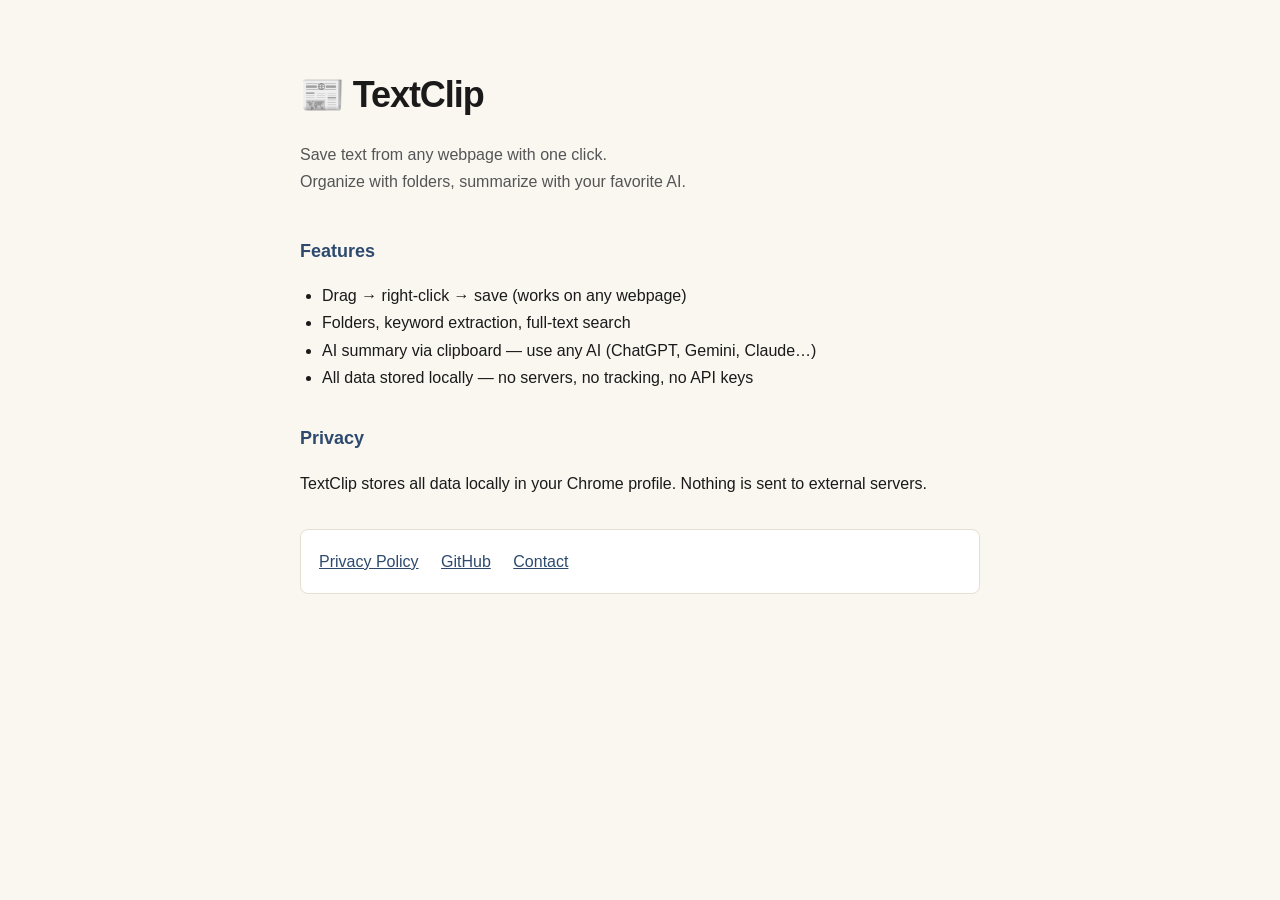
<file: docs/index.html>
<!DOCTYPE html>
<html lang="en">
<head>
<meta charset="UTF-8" />
<meta name="viewport" content="width=device-width, initial-scale=1" />
<title>TextClip — Save text from any webpage</title>
<style>
  :root {
    --bg: #faf7f1;
    --text: #1a1a1a;
    --muted: #555;
    --accent: #2d4a6e;
    --border: #e5dfd3;
  }
  body {
    font-family: -apple-system, BlinkMacSystemFont, "Segoe UI", "Apple SD Gothic Neo", sans-serif;
    max-width: 680px;
    margin: 0 auto;
    padding: 64px 24px;
    background: var(--bg);
    color: var(--text);
    line-height: 1.7;
  }
  h1 { font-size: 36px; margin: 0 0 8px; letter-spacing: -0.03em; }
  .tagline { color: var(--muted); font-size: 16px; margin-bottom: 40px; }
  h2 { font-size: 18px; margin-top: 32px; color: var(--accent); }
  ul { padding-left: 22px; }
  a { color: var(--accent); }
  .links { margin-top: 32px; padding: 18px; background: white; border: 1px solid var(--border); border-radius: 8px; }
  .links a { display: inline-block; margin-right: 18px; }
</style>
</head>
<body>

<h1>📰 TextClip</h1>
<p class="tagline">Save text from any webpage with one click. <br>Organize with folders, summarize with your favorite AI.</p>

<h2>Features</h2>
<ul>
  <li>Drag → right-click → save (works on any webpage)</li>
  <li>Folders, keyword extraction, full-text search</li>
  <li>AI summary via clipboard — use any AI (ChatGPT, Gemini, Claude…)</li>
  <li>All data stored locally — no servers, no tracking, no API keys</li>
</ul>

<h2>Privacy</h2>
<p>TextClip stores all data locally in your Chrome profile. Nothing is sent to external servers.</p>

<div class="links">
  <a href="privacy.html">Privacy Policy</a>
  <a href="https://github.com/hyundavid-qq/textclip">GitHub</a>
  <a href="mailto:promptmaker.support@gmail.com">Contact</a>
</div>

</body>
</html>
</file>
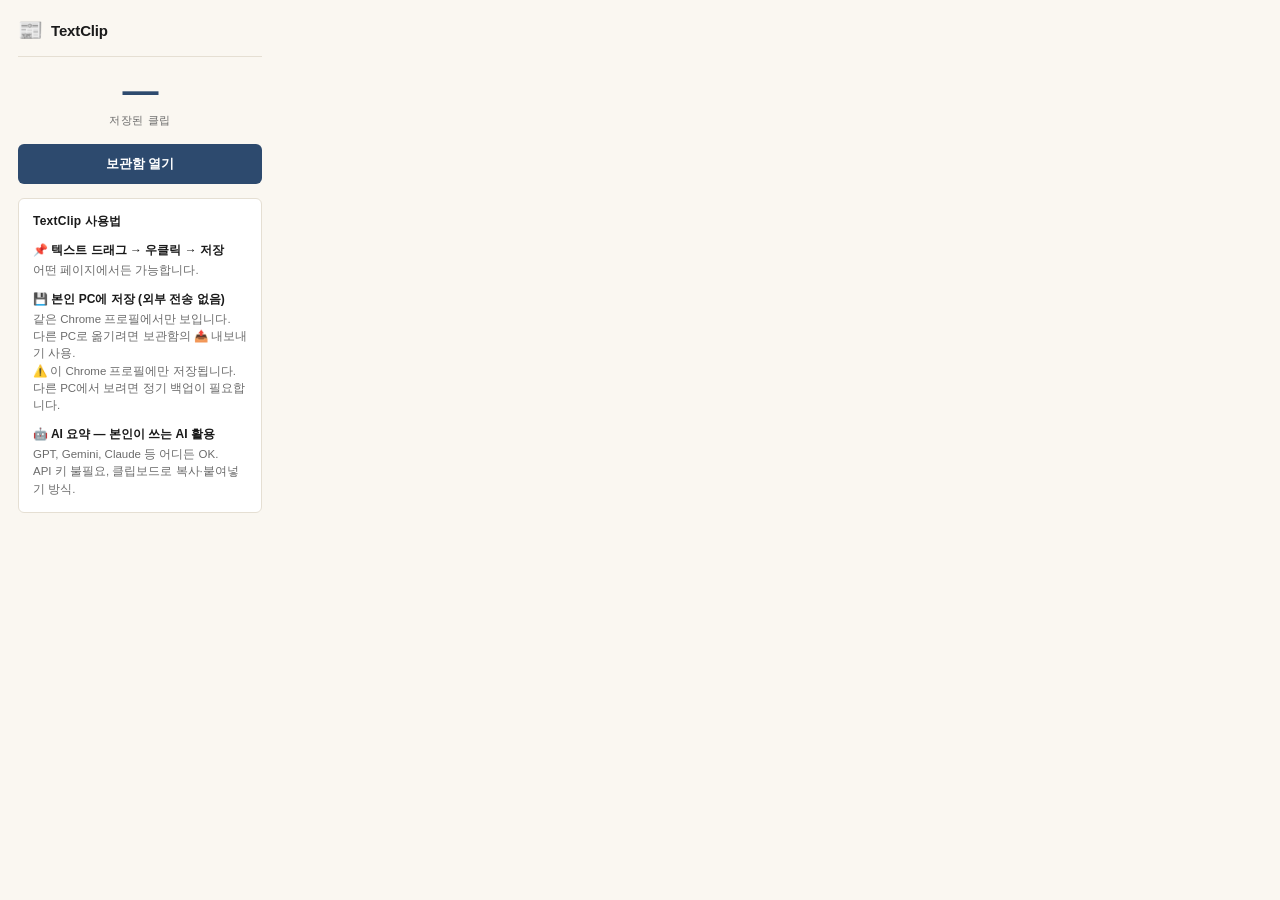
<file: popup.html>
<!DOCTYPE html>
<html lang="ko">
<head>
  <meta charset="UTF-8" />
  <title>TextClip</title>
  <link rel="stylesheet" href="popup.css" />
</head>
<body>
  <div class="brand">
    <span class="logo">📰</span>
    <h1>TextClip</h1>
  </div>

  <div class="stat">
    <div class="stat-num" id="countNum">—</div>
    <div class="stat-label">저장된 클립</div>
  </div>

  <button id="openViewer" class="primary">보관함 열기</button>

  <div class="help-box">
    <h2 class="help-title">TextClip 사용법</h2>

    <div class="help-item">
      <div class="help-item-title">📌 텍스트 드래그 → 우클릭 → 저장</div>
      <div class="help-item-desc">어떤 페이지에서든 가능합니다.</div>
    </div>

    <div class="help-item">
      <div class="help-item-title">💾 본인 PC에 저장 (외부 전송 없음)</div>
      <div class="help-item-desc">같은 Chrome 프로필에서만 보입니다.<br />
        다른 PC로 옮기려면 보관함의 📤 내보내기 사용.</div>
      <div class="help-item-desc">⚠️ 이 Chrome 프로필에만 저장됩니다. 다른 PC에서 보려면 정기 백업이 필요합니다.</div>
    </div>

    <div class="help-item">
      <div class="help-item-title">🤖 AI 요약 — 본인이 쓰는 AI 활용</div>
      <div class="help-item-desc">GPT, Gemini, Claude 등 어디든 OK.<br />
        API 키 불필요, 클립보드로 복사·붙여넣기 방식.</div>
    </div>
  </div>

  <script src="popup.js"></script>
</body>
</html>
</file>
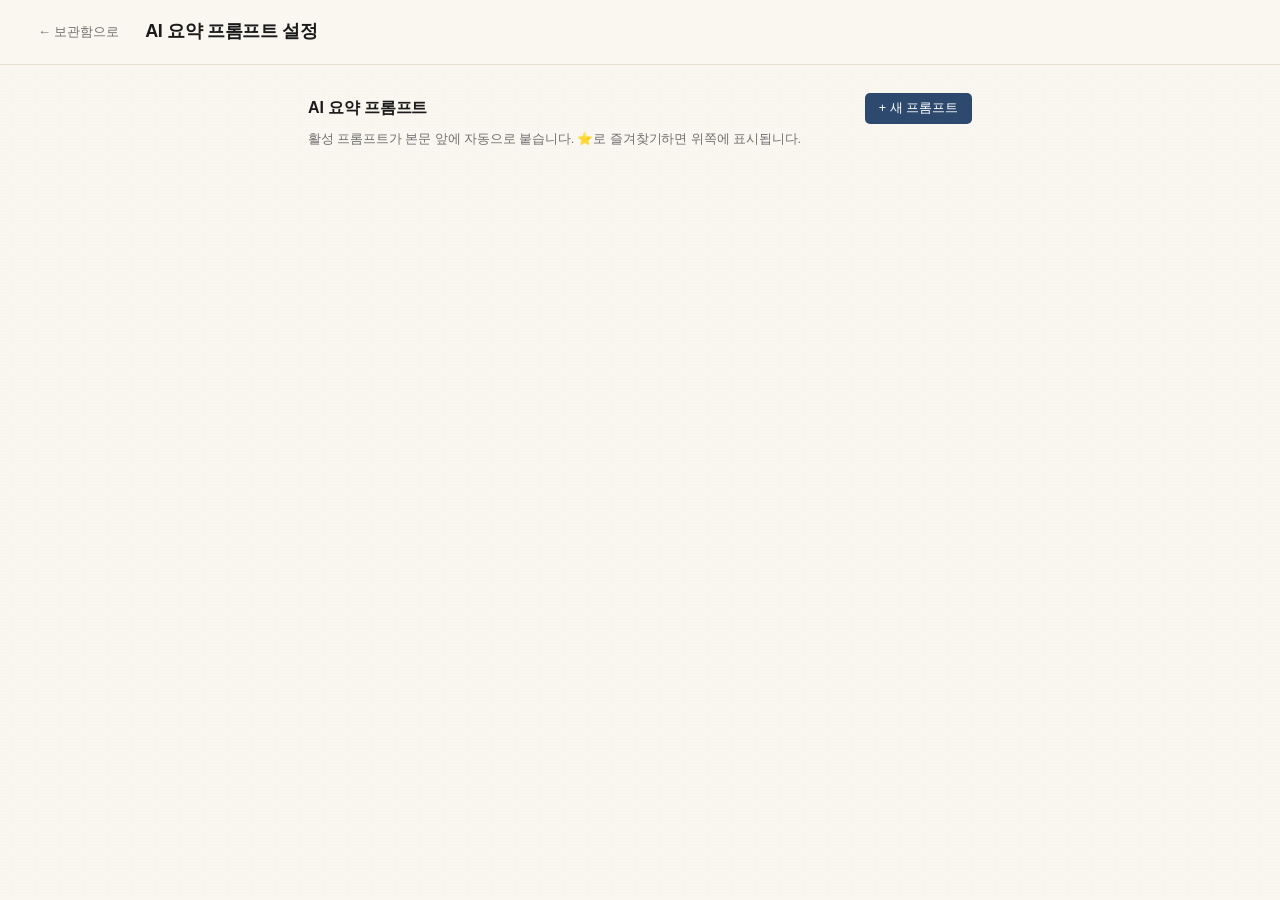
<file: settings.html>
<!DOCTYPE html>
<html lang="ko">
<head>
  <meta charset="UTF-8" />
  <meta name="viewport" content="width=device-width, initial-scale=1" />
  <title>AI 요약 프롬프트 설정</title>
  <link rel="stylesheet" href="viewer.css" />
  <link rel="stylesheet" href="settings.css" />
</head>
<body>
  <header class="settings-header">
    <a href="viewer.html">← 보관함으로</a>
    <h1>AI 요약 프롬프트 설정</h1>
  </header>

  <main class="settings-main">
    <section>
      <div class="section-header">
        <h2>AI 요약 프롬프트</h2>
        <button class="add-prompt-btn" id="btnAddPrompt">+ 새 프롬프트</button>
      </div>
      <p class="section-desc">활성 프롬프트가 본문 앞에 자동으로 붙습니다. ⭐로 즐겨찾기하면 위쪽에 표시됩니다.</p>

      <div id="promptForm" class="prompt-form" hidden>
        <h3 id="promptFormTitle">새 프롬프트</h3>
        <div class="form-field">
          <label for="promptNameInput">이름 <span class="form-required">*</span></label>
          <input type="text" id="promptNameInput" maxlength="30" placeholder="예: 키워드 중심 요약" />
          <div class="form-hint">1-30자</div>
        </div>
        <div class="form-field">
          <label for="promptContentInput">내용 <span class="form-required">*</span></label>
          <textarea id="promptContentInput" rows="10" placeholder="AI에 보낼 지시문을 입력하세요. 본문이 이 텍스트 뒤에 붙습니다."></textarea>
          <div class="form-hint">10자 이상</div>
        </div>
        <div class="form-actions">
          <button id="btnPromptCancel" class="btn-secondary">취소</button>
          <button id="btnPromptSave" class="btn-primary">저장</button>
        </div>
      </div>

      <div id="promptList" class="prompt-list"></div>
    </section>
  </main>

  <div id="toastContainer" class="toast-container"></div>

  <template id="promptItemTemplate">
    <div class="prompt-item">
      <div class="prompt-item-header">
        <input type="radio" name="activePrompt" class="prompt-radio" />
        <button class="favorite-btn" type="button" title="즐겨찾기">☆</button>
        <span class="prompt-name"></span>
        <div class="prompt-actions">
          <button class="prompt-edit" type="button">편집</button>
          <button class="prompt-delete" type="button">삭제</button>
        </div>
      </div>
      <div class="prompt-content-preview"></div>
    </div>
  </template>

  <script src="ai-prompts.js"></script>
  <script src="settings.js"></script>
</body>
</html>
</file>
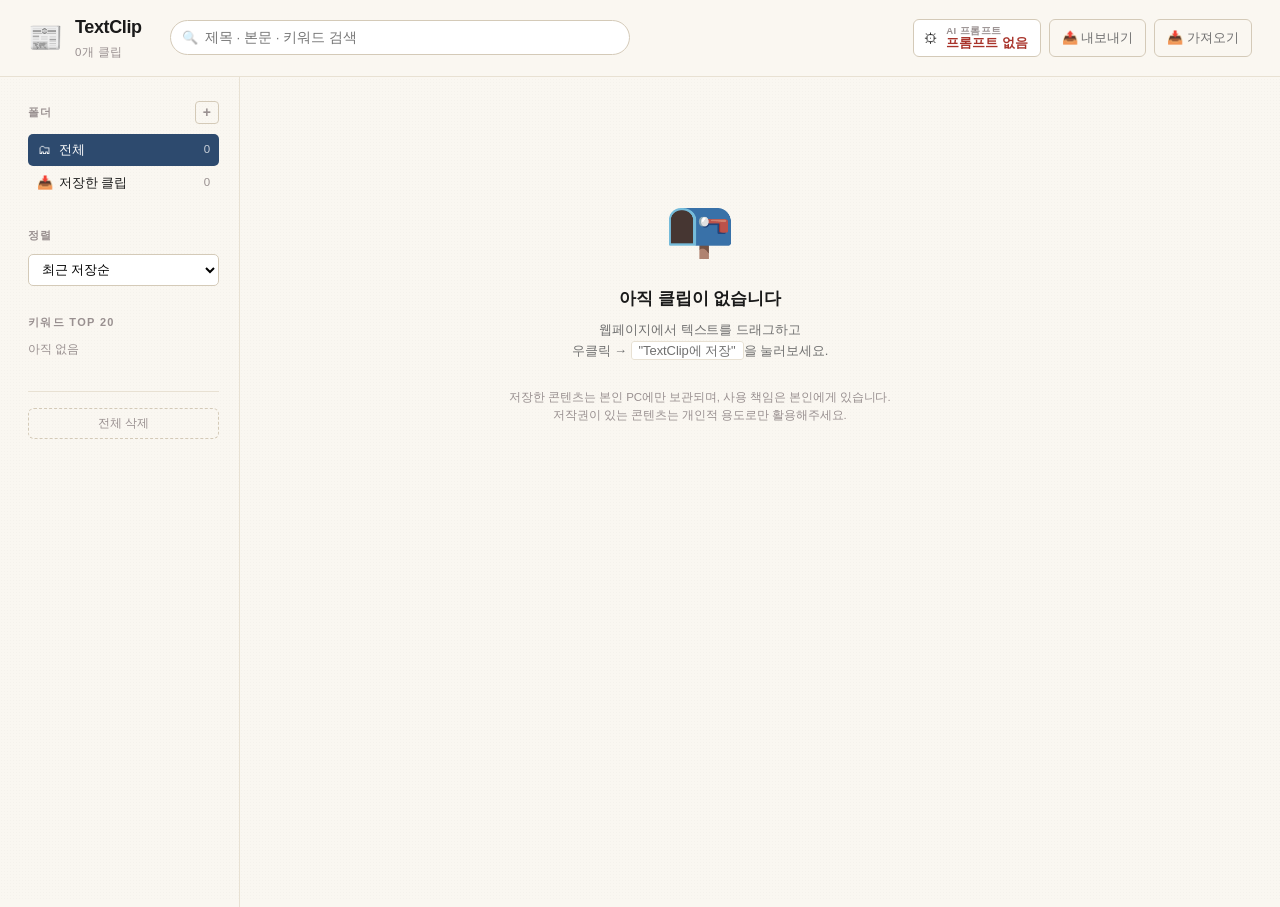
<file: viewer.html>
<!DOCTYPE html>
<html lang="ko">
<head>
  <meta charset="UTF-8" />
  <meta name="viewport" content="width=device-width, initial-scale=1" />
  <title>TextClip — 내 라이브러리</title>
  <link rel="stylesheet" href="viewer.css" />
</head>
<body>
  <header class="topbar">
    <div class="topbar-left">
      <span class="brand-logo">📰</span>
      <div>
        <h1>TextClip</h1>
        <div class="brand-sub"><span id="totalCount">0</span>개 클립</div>
      </div>
    </div>
    <div class="topbar-search">
      <span class="search-icon">🔍</span>
      <input type="text" id="searchBox" placeholder="제목 · 본문 · 키워드 검색" />
    </div>
    <div class="topbar-actions">
      <button id="btnSettings" class="settings-btn" title="AI 프롬프트 설정">
        <span class="settings-icon">⚙</span>
        <span class="settings-label">
          <span class="settings-label-top">AI 프롬프트</span>
          <span class="settings-label-bottom" id="activePromptName">로딩...</span>
        </span>
      </button>
      <button id="btnExport" class="ghost" title="모든 클립을 JSON 파일로 다운로드합니다.&#10;다른 PC에서 사용하려면 이 파일을 옮겨서 가져오기 하세요.&#10;정기적으로 백업하시기를 권장합니다.">📤 내보내기</button>
      <button id="btnImport" class="ghost" title="JSON 파일에서 클립을 추가합니다 (병합).&#10;중복(제목+URL 일치)은 자동으로 스킵됩니다.&#10;가져온 클립은 '저장한 클립'(폴더 미지정)으로 들어갑니다.">📥 가져오기</button>
      <input type="file" id="fileInput" accept="application/json" hidden />
    </div>
  </header>

  <div class="layout">
    <aside class="sidebar">
      <section class="filter-section">
        <div class="filter-header">
          <h2 class="filter-title">폴더</h2>
          <button id="btnNewFolder" class="new-folder-btn" title="새 폴더">+</button>
        </div>
        <ul id="folderList" class="folder-list"></ul>
      </section>

      <section class="filter-section">
        <h2 class="filter-title">정렬</h2>
        <select id="sortSelect" class="sort-select">
          <option value="savedAt-desc">최근 저장순</option>
          <option value="savedAt-asc">오래된 저장순</option>
          <option value="date-desc">기사 날짜 (최신)</option>
          <option value="date-asc">기사 날짜 (오래된)</option>
          <option value="title-asc">제목 (가-하)</option>
        </select>
      </section>

      <section class="filter-section">
        <h2 class="filter-title">키워드 TOP 20</h2>
        <div id="keywordCloud" class="keyword-cloud"></div>
      </section>

      <section class="filter-section danger-section">
        <button id="btnClearAll" class="danger-btn" title="모든 클립 삭제">전체 삭제</button>
      </section>
    </aside>

    <main class="main">
      <div id="bulkActionBar" class="bulk-action-bar" hidden>
        <span class="bulk-count"><strong id="bulkCount">0</strong>개 선택됨</span>
        <div class="bulk-actions">
          <button class="bulk-btn" id="btnBulkSelectAll" title="현재 보이는 카드 모두 선택">☑ 전체 선택</button>
          <div class="dropdown" id="bulkMoveDropdown">
            <button class="bulk-btn" id="btnBulkMove">📁 폴더 이동 ▾</button>
            <div class="dropdown-menu" hidden></div>
          </div>
          <button class="bulk-btn danger" id="btnBulkDelete">🗑 삭제</button>
          <button class="bulk-btn ghost" id="btnBulkClear">× 전체 해제</button>
        </div>
      </div>
      <div id="activeFilters" class="active-filters"></div>
      <div id="cardList" class="card-list"></div>
      <div id="emptyState" class="empty-state" hidden>
        <div class="empty-icon">📭</div>
        <h3>아직 클립이 없습니다</h3>
        <p>웹페이지에서 텍스트를 드래그하고<br />
          우클릭 → <em>"TextClip에 저장"</em>을 눌러보세요.</p>
        <p class="disclaimer">저장한 콘텐츠는 본인 PC에만 보관되며, 사용 책임은 본인에게 있습니다.<br />
          저작권이 있는 콘텐츠는 개인적 용도로만 활용해주세요.</p>
      </div>
      <div id="noResults" class="empty-state" hidden>
        <div class="empty-icon">🔍</div>
        <h3>일치하는 클립이 없습니다</h3>
        <p>검색어나 필터를 바꿔보세요.</p>
      </div>
    </main>
  </div>

  <template id="cardTemplate">
    <article class="card">
      <input type="checkbox" class="card-checkbox" />
      <div class="card-meta">
        <span class="card-date"></span>
        <a class="card-source" target="_blank" rel="noopener">
          <span class="source-dot"></span>
          <span class="source-domain"></span>
        </a>
        <details class="card-folder-menu">
          <summary class="card-folder-summary">
            <span class="folder-dot"></span>
            <span class="folder-label"></span>
          </summary>
          <div class="folder-menu-pop"></div>
        </details>
        <button class="card-delete" title="삭제">🗑</button>
      </div>
      <h3 class="card-title"></h3>
      <p class="card-summary"></p>
      <div class="card-keywords"></div>
      <button class="card-expand">본문 펼치기 ▾</button>
      <button class="card-ai-summarize" title="AI에 보낼 텍스트 복사">🤖 AI 요약</button>
      <div class="card-body" hidden></div>
    </article>
  </template>

  <div id="aiResultModal" class="modal" hidden>
    <div class="modal-overlay"></div>
    <div class="modal-content modal-narrow">
      <button class="modal-close">×</button>
      <h2>🤖 AI 응답 붙여넣기</h2>
      <div class="modal-info-box">
        <span class="modal-info-icon">📋</span>
        <div class="modal-info-content">
          <strong>AI 요약을 위한 프롬프트와 저장한 텍스트 본문이 복사되었습니다.</strong>
          본인이 주로 사용하는 AI(ChatGPT, Gemini, Claude 등)에 붙여넣고 답을 받아주세요.
        </div>
      </div>
      <p class="modal-hint">✍️ AI에서 받은 요약을 아래에 붙여넣고 저장하세요.</p>
      <textarea id="aiResponseInput"
                placeholder="여기에 AI 응답을 붙여넣으세요…"
                rows="8"></textarea>
      <div class="modal-actions">
        <button class="btn-secondary" id="btnCancelAI">취소</button>
        <button class="btn-primary" id="btnSaveAISummary">💾 요약 저장</button>
      </div>
      <div class="modal-footer-link">
        <a href="#" id="linkEditPrompts">프롬프트 편집 →</a>
      </div>
    </div>
  </div>
  <div id="toastContainer" class="toast-container"></div>

  <script src="db.js"></script>
  <script src="ai-prompts.js"></script>
  <script src="viewer.js"></script>
</body>
</html>
</file>
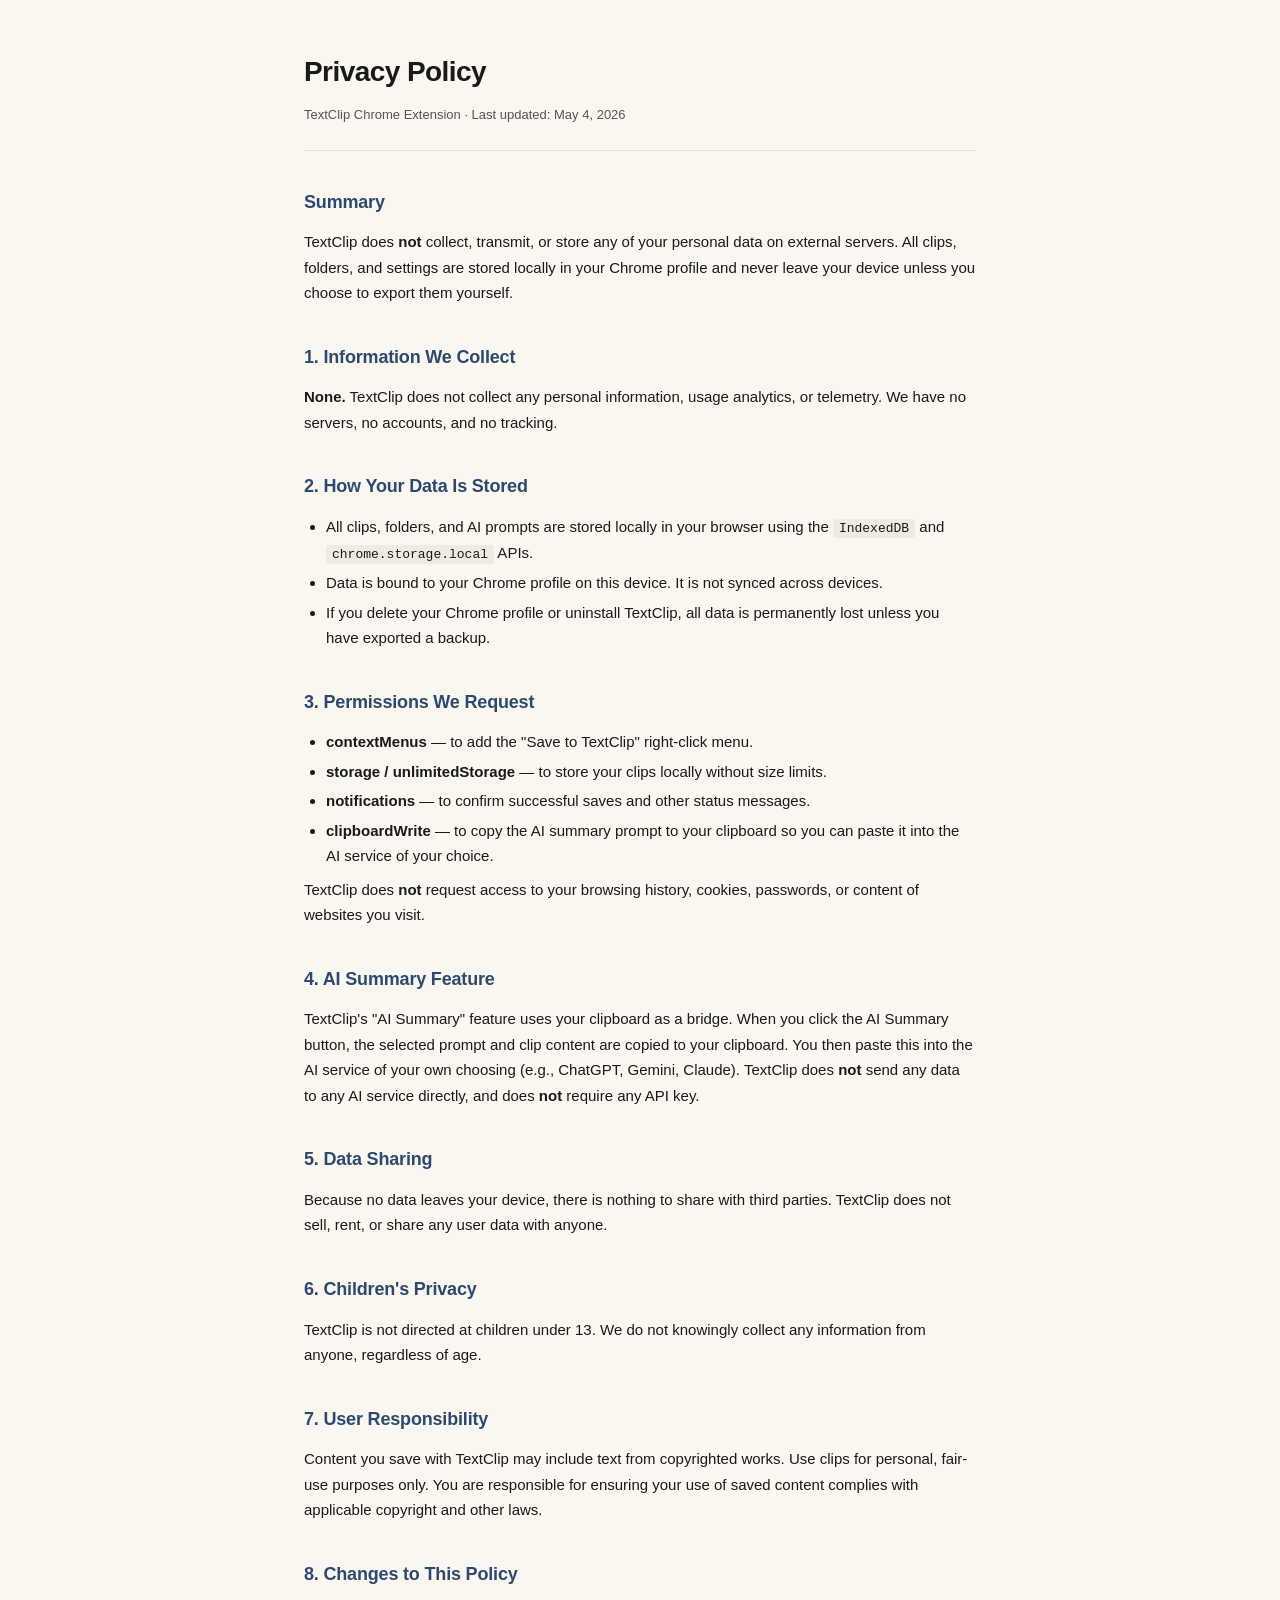
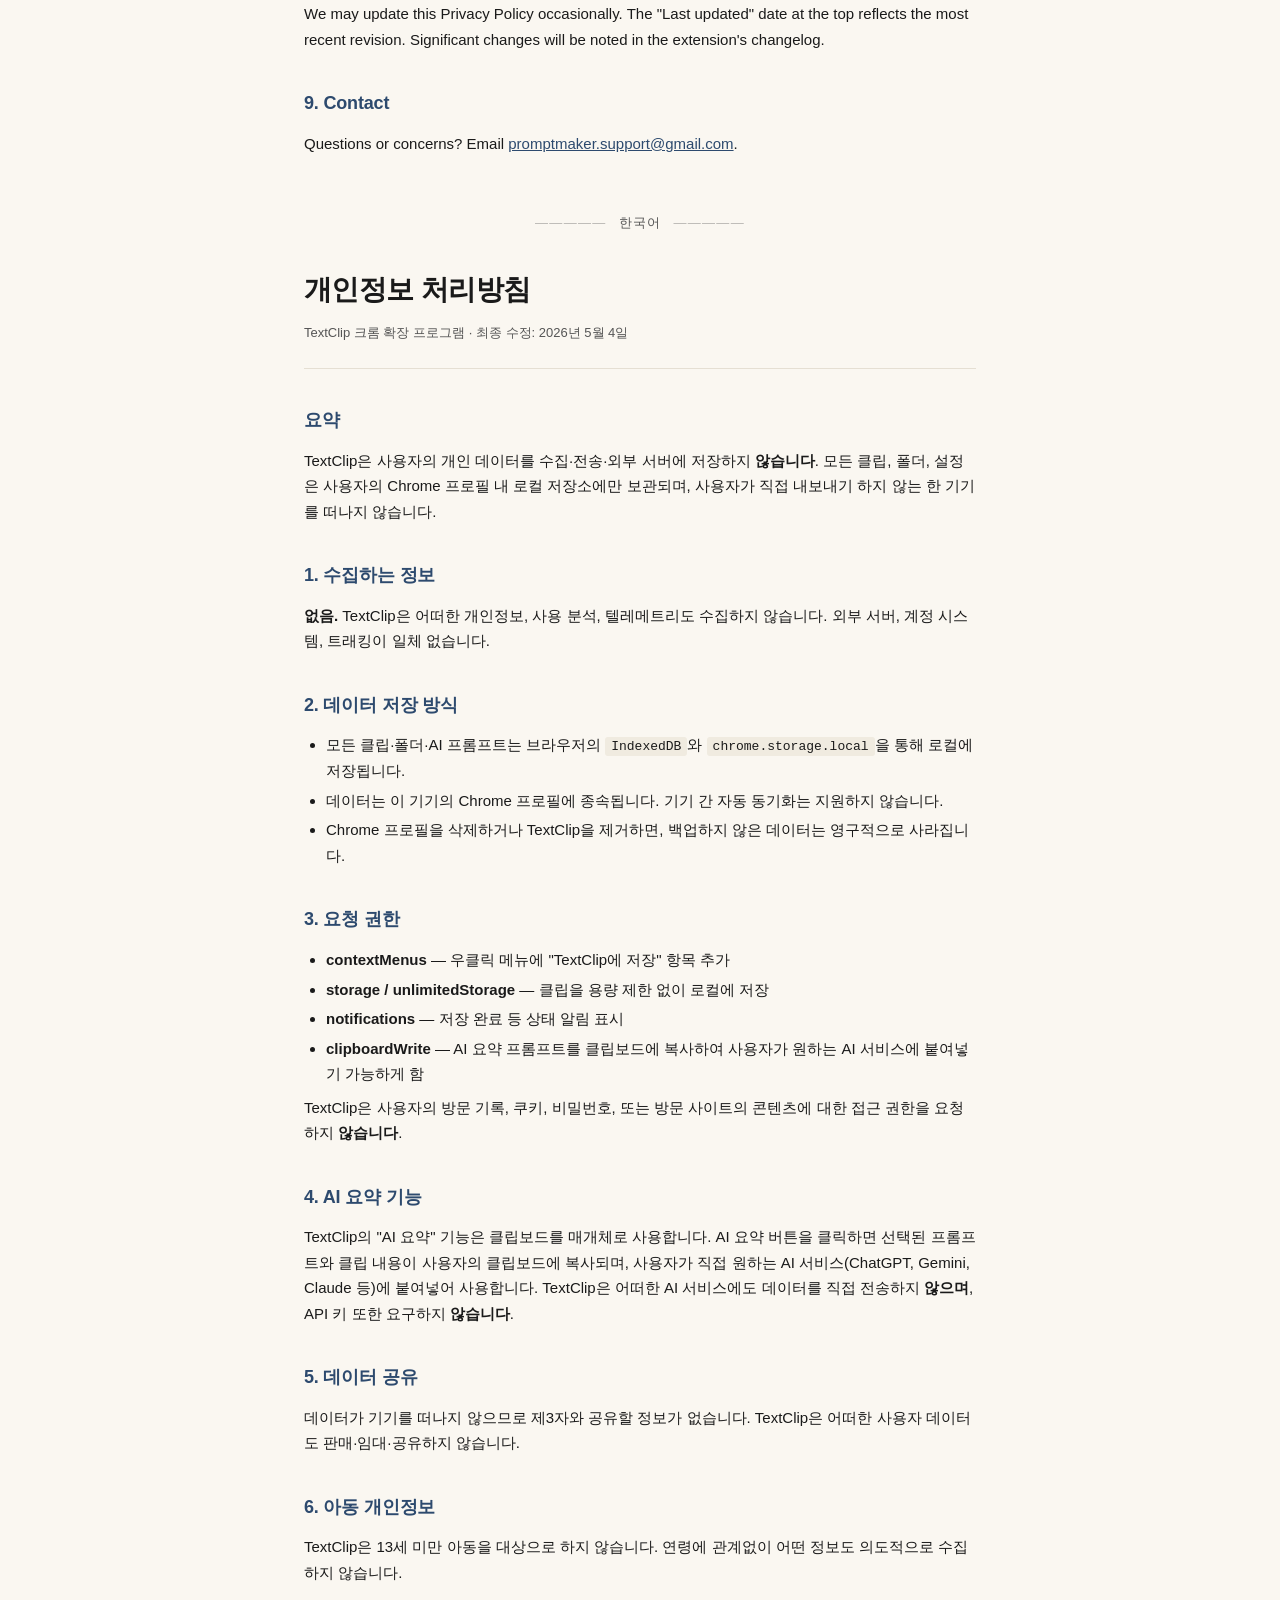
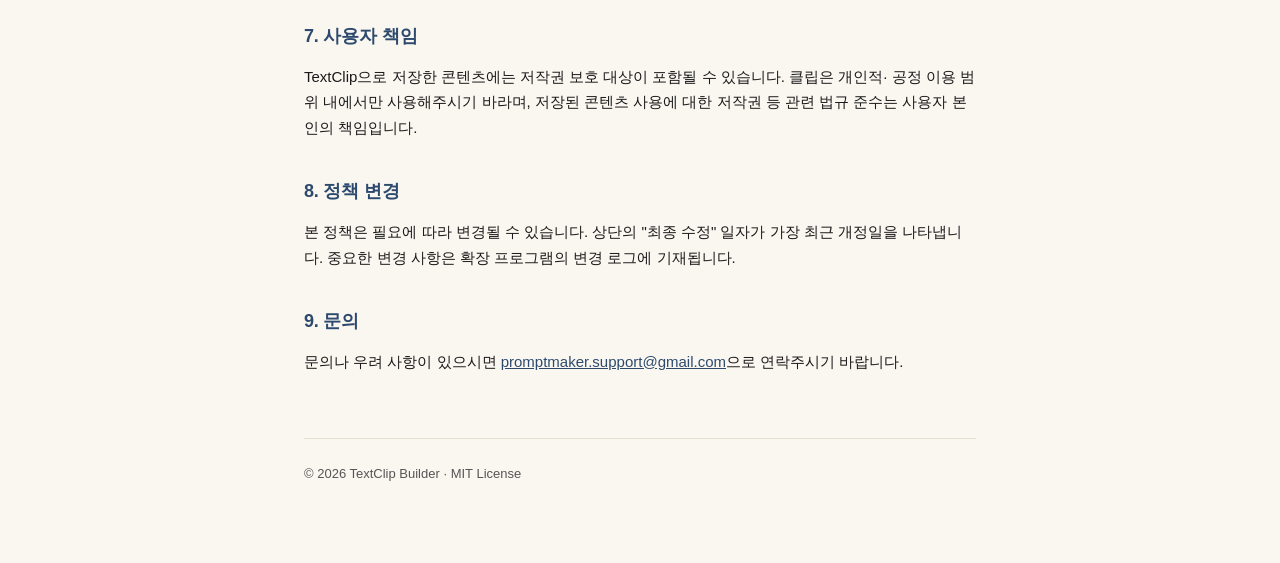
<file: docs/privacy.html>
<!DOCTYPE html>
<html lang="en">
<head>
<meta charset="UTF-8" />
<meta name="viewport" content="width=device-width, initial-scale=1" />
<title>Privacy Policy — TextClip</title>
<style>
  :root {
    --bg: #faf7f1;
    --text: #1a1a1a;
    --muted: #555;
    --accent: #2d4a6e;
    --border: #e5dfd3;
  }
  * { box-sizing: border-box; }
  body {
    font-family: -apple-system, BlinkMacSystemFont, "Segoe UI", "Apple SD Gothic Neo", sans-serif;
    max-width: 720px;
    margin: 0 auto;
    padding: 48px 24px 80px;
    background: var(--bg);
    color: var(--text);
    line-height: 1.7;
    font-size: 15px;
  }
  h1 {
    font-size: 28px;
    margin: 0 0 8px;
    letter-spacing: -0.02em;
  }
  .meta {
    color: var(--muted);
    font-size: 13px;
    margin-bottom: 32px;
    padding-bottom: 24px;
    border-bottom: 1px solid var(--border);
  }
  h2 {
    font-size: 18px;
    margin-top: 36px;
    margin-bottom: 12px;
    color: var(--accent);
    letter-spacing: -0.01em;
  }
  h3 {
    font-size: 15px;
    margin-top: 20px;
    margin-bottom: 8px;
  }
  p { margin: 8px 0; }
  ul { padding-left: 22px; margin: 8px 0; }
  li { margin: 4px 0; }
  a { color: var(--accent); }
  .lang-divider {
    margin: 56px 0 32px;
    text-align: center;
    color: var(--muted);
    font-size: 13px;
    letter-spacing: 0.1em;
  }
  .lang-divider::before,
  .lang-divider::after {
    content: "—————";
    margin: 0 12px;
    opacity: 0.4;
  }
  footer {
    margin-top: 64px;
    padding-top: 24px;
    border-top: 1px solid var(--border);
    color: var(--muted);
    font-size: 13px;
  }
  code {
    background: #f0ebe0;
    padding: 2px 6px;
    border-radius: 3px;
    font-size: 13px;
  }
</style>
</head>
<body>

<h1>Privacy Policy</h1>
<p class="meta">TextClip Chrome Extension · Last updated: May 4, 2026</p>

<h2>Summary</h2>
<p>
  TextClip does <strong>not</strong> collect, transmit, or store any of your personal data on
  external servers. All clips, folders, and settings are stored locally in your Chrome
  profile and never leave your device unless you choose to export them yourself.
</p>

<h2>1. Information We Collect</h2>
<p><strong>None.</strong> TextClip does not collect any personal information, usage analytics,
  or telemetry. We have no servers, no accounts, and no tracking.</p>

<h2>2. How Your Data Is Stored</h2>
<ul>
  <li>All clips, folders, and AI prompts are stored locally in your browser using the
    <code>IndexedDB</code> and <code>chrome.storage.local</code> APIs.</li>
  <li>Data is bound to your Chrome profile on this device. It is not synced across devices.</li>
  <li>If you delete your Chrome profile or uninstall TextClip, all data is permanently lost
    unless you have exported a backup.</li>
</ul>

<h2>3. Permissions We Request</h2>
<ul>
  <li><strong>contextMenus</strong> — to add the "Save to TextClip" right-click menu.</li>
  <li><strong>storage / unlimitedStorage</strong> — to store your clips locally without size limits.</li>
  <li><strong>notifications</strong> — to confirm successful saves and other status messages.</li>
  <li><strong>clipboardWrite</strong> — to copy the AI summary prompt to your clipboard so
    you can paste it into the AI service of your choice.</li>
</ul>
<p>TextClip does <strong>not</strong> request access to your browsing history, cookies,
  passwords, or content of websites you visit.</p>

<h2>4. AI Summary Feature</h2>
<p>
  TextClip's "AI Summary" feature uses your clipboard as a bridge. When you click the
  AI Summary button, the selected prompt and clip content are copied to your clipboard.
  You then paste this into the AI service of your own choosing (e.g., ChatGPT, Gemini,
  Claude). TextClip does <strong>not</strong> send any data to any AI service directly,
  and does <strong>not</strong> require any API key.
</p>

<h2>5. Data Sharing</h2>
<p>
  Because no data leaves your device, there is nothing to share with third parties.
  TextClip does not sell, rent, or share any user data with anyone.
</p>

<h2>6. Children's Privacy</h2>
<p>
  TextClip is not directed at children under 13. We do not knowingly collect any
  information from anyone, regardless of age.
</p>

<h2>7. User Responsibility</h2>
<p>
  Content you save with TextClip may include text from copyrighted works. Use clips
  for personal, fair-use purposes only. You are responsible for ensuring your use of
  saved content complies with applicable copyright and other laws.
</p>

<h2>8. Changes to This Policy</h2>
<p>
  We may update this Privacy Policy occasionally. The "Last updated" date at the top
  reflects the most recent revision. Significant changes will be noted in the extension's
  changelog.
</p>

<h2>9. Contact</h2>
<p>
  Questions or concerns? Email
  <a href="mailto:promptmaker.support@gmail.com">promptmaker.support@gmail.com</a>.
</p>


<div class="lang-divider">한국어</div>


<h1>개인정보 처리방침</h1>
<p class="meta">TextClip 크롬 확장 프로그램 · 최종 수정: 2026년 5월 4일</p>

<h2>요약</h2>
<p>
  TextClip은 사용자의 개인 데이터를 수집·전송·외부 서버에 저장하지 <strong>않습니다</strong>.
  모든 클립, 폴더, 설정은 사용자의 Chrome 프로필 내 로컬 저장소에만 보관되며,
  사용자가 직접 내보내기 하지 않는 한 기기를 떠나지 않습니다.
</p>

<h2>1. 수집하는 정보</h2>
<p><strong>없음.</strong> TextClip은 어떠한 개인정보, 사용 분석, 텔레메트리도 수집하지 않습니다.
  외부 서버, 계정 시스템, 트래킹이 일체 없습니다.</p>

<h2>2. 데이터 저장 방식</h2>
<ul>
  <li>모든 클립·폴더·AI 프롬프트는 브라우저의 <code>IndexedDB</code>와
    <code>chrome.storage.local</code>을 통해 로컬에 저장됩니다.</li>
  <li>데이터는 이 기기의 Chrome 프로필에 종속됩니다. 기기 간 자동 동기화는 지원하지 않습니다.</li>
  <li>Chrome 프로필을 삭제하거나 TextClip을 제거하면, 백업하지 않은 데이터는 영구적으로 사라집니다.</li>
</ul>

<h2>3. 요청 권한</h2>
<ul>
  <li><strong>contextMenus</strong> — 우클릭 메뉴에 "TextClip에 저장" 항목 추가</li>
  <li><strong>storage / unlimitedStorage</strong> — 클립을 용량 제한 없이 로컬에 저장</li>
  <li><strong>notifications</strong> — 저장 완료 등 상태 알림 표시</li>
  <li><strong>clipboardWrite</strong> — AI 요약 프롬프트를 클립보드에 복사하여
    사용자가 원하는 AI 서비스에 붙여넣기 가능하게 함</li>
</ul>
<p>TextClip은 사용자의 방문 기록, 쿠키, 비밀번호, 또는 방문 사이트의 콘텐츠에 대한
  접근 권한을 요청하지 <strong>않습니다</strong>.</p>

<h2>4. AI 요약 기능</h2>
<p>
  TextClip의 "AI 요약" 기능은 클립보드를 매개체로 사용합니다. AI 요약 버튼을 클릭하면
  선택된 프롬프트와 클립 내용이 사용자의 클립보드에 복사되며, 사용자가 직접 원하는 AI
  서비스(ChatGPT, Gemini, Claude 등)에 붙여넣어 사용합니다. TextClip은 어떠한 AI
  서비스에도 데이터를 직접 전송하지 <strong>않으며</strong>, API 키 또한 요구하지
  <strong>않습니다</strong>.
</p>

<h2>5. 데이터 공유</h2>
<p>
  데이터가 기기를 떠나지 않으므로 제3자와 공유할 정보가 없습니다.
  TextClip은 어떠한 사용자 데이터도 판매·임대·공유하지 않습니다.
</p>

<h2>6. 아동 개인정보</h2>
<p>
  TextClip은 13세 미만 아동을 대상으로 하지 않습니다. 연령에 관계없이 어떤 정보도
  의도적으로 수집하지 않습니다.
</p>

<h2>7. 사용자 책임</h2>
<p>
  TextClip으로 저장한 콘텐츠에는 저작권 보호 대상이 포함될 수 있습니다. 클립은 개인적·
  공정 이용 범위 내에서만 사용해주시기 바라며, 저장된 콘텐츠 사용에 대한 저작권 등
  관련 법규 준수는 사용자 본인의 책임입니다.
</p>

<h2>8. 정책 변경</h2>
<p>
  본 정책은 필요에 따라 변경될 수 있습니다. 상단의 "최종 수정" 일자가 가장 최근 개정일을
  나타냅니다. 중요한 변경 사항은 확장 프로그램의 변경 로그에 기재됩니다.
</p>

<h2>9. 문의</h2>
<p>
  문의나 우려 사항이 있으시면
  <a href="mailto:promptmaker.support@gmail.com">promptmaker.support@gmail.com</a>으로
  연락주시기 바랍니다.
</p>


<footer>
  © 2026 TextClip Builder · MIT License
</footer>

</body>
</html>
</file>
<file: popup.css>
* { box-sizing: border-box; }

body {
  font-family: 'Pretendard Variable', 'Pretendard', -apple-system, BlinkMacSystemFont, 'Apple SD Gothic Neo', 'Segoe UI', 'Malgun Gothic', sans-serif;
  width: 280px;
  margin: 0;
  padding: 18px;
  color: #1a1a1a;
  background: #faf7f1;
}

.brand {
  display: flex;
  align-items: center;
  gap: 8px;
  margin-bottom: 16px;
  padding-bottom: 14px;
  border-bottom: 1px solid #e5dfd3;
}

.logo { font-size: 20px; }

h1 {
  font-size: 15px;
  margin: 0;
  font-weight: 700;
  letter-spacing: -0.01em;
}

.stat {
  text-align: center;
  margin: 16px 0;
}

.stat-num {
  font-size: 36px;
  font-weight: 800;
  line-height: 1;
  color: #2d4a6e;
  letter-spacing: -0.03em;
}

.stat-label {
  font-size: 11px;
  color: #6b6b6b;
  margin-top: 4px;
  letter-spacing: 0.05em;
  text-transform: uppercase;
}

button {
  width: 100%;
  padding: 11px;
  border: none;
  border-radius: 6px;
  font-size: 13px;
  font-weight: 600;
  cursor: pointer;
  font-family: inherit;
  transition: all 0.15s;
}

button.primary {
  background: #2d4a6e;
  color: white;
}

button.primary:hover {
  background: #243d5c;
}

.help-box {
  margin-top: 14px;
  padding: 14px;
  background: #fff;
  border: 1px solid #e5dfd3;
  border-radius: 6px;
}

.help-title {
  font-size: 12px;
  font-weight: 700;
  margin: 0 0 12px;
  letter-spacing: 0.02em;
  color: #1a1a1a;
}

.help-item {
  margin-bottom: 12px;
}

.help-item:last-child {
  margin-bottom: 0;
}

.help-item-title {
  font-size: 12px;
  font-weight: 600;
  color: #1a1a1a;
  line-height: 1.4;
  margin-bottom: 3px;
}

.help-item-desc {
  font-size: 11.5px;
  line-height: 1.5;
  color: #6b6b6b;
}
</file>
<file: viewer.css>
/* ============================================================
   TextClip — Editorial reading-room aesthetic
   Warm cream BG, refined typography, subtle folder color coding
   ============================================================ */

:root {
  --bg: #faf7f1;
  --bg-card: #ffffff;
  --bg-soft: #f4efe5;
  --border: #e8e1d3;
  --border-strong: #d4cab8;
  --text: #1a1a1a;
  --text-muted: #707070;
  --text-subtle: #999090;
  --accent: #2d4a6e;
  --accent-hover: #3a5c84;
  --accent-soft: #eaf0f7;
  --danger: #a8332a;
  --danger-soft: #fbeae8;
}

* { box-sizing: border-box; }

html, body {
  margin: 0;
  padding: 0;
  background: var(--bg);
  color: var(--text);
  font-family: 'Pretendard Variable', 'Pretendard', -apple-system, BlinkMacSystemFont, 'Apple SD Gothic Neo',
                'Segoe UI', 'Malgun Gothic', sans-serif;
  font-size: 14px;
  line-height: 1.55;
  letter-spacing: -0.005em;
  -webkit-font-smoothing: antialiased;
}

/* 미세한 종이 질감 */
body::before {
  content: "";
  position: fixed;
  inset: 0;
  pointer-events: none;
  background-image: radial-gradient(rgba(0,0,0,0.018) 1px, transparent 1px);
  background-size: 3px 3px;
  z-index: 0;
}

/* ===== 상단바 ===== */
.topbar {
  position: sticky;
  top: 0;
  z-index: 100;
  background: rgba(250, 247, 241, 0.92);
  backdrop-filter: saturate(140%) blur(10px);
  -webkit-backdrop-filter: saturate(140%) blur(10px);
  border-bottom: 1px solid var(--border);
  padding: 14px 28px;
  display: grid;
  grid-template-columns: auto 1fr auto;
  gap: 28px;
  align-items: center;
}

.topbar-left {
  display: flex;
  align-items: center;
  gap: 12px;
}

.brand-logo {
  font-size: 28px;
  filter: saturate(0.85);
}

.topbar h1 {
  margin: 0;
  font-size: 18px;
  font-weight: 700;
  letter-spacing: -0.02em;
}

.brand-sub {
  font-size: 11.5px;
  color: var(--text-subtle);
  letter-spacing: 0.04em;
  text-transform: uppercase;
  margin-top: 2px;
}

.topbar-search {
  position: relative;
  max-width: 460px;
  width: 100%;
}

.search-icon {
  position: absolute;
  left: 12px;
  top: 50%;
  transform: translateY(-50%);
  font-size: 13px;
  opacity: 0.5;
  pointer-events: none;
}

#searchBox {
  width: 100%;
  padding: 9px 14px 9px 34px;
  border: 1px solid var(--border-strong);
  border-radius: 22px;
  font-size: 13.5px;
  font-family: inherit;
  background: white;
  outline: none;
  transition: border-color 0.15s, box-shadow 0.15s;
}

#searchBox:focus {
  border-color: var(--accent);
  box-shadow: 0 0 0 3px var(--accent-soft);
}

.topbar-actions {
  display: flex;
  gap: 8px;
}

button {
  font-family: inherit;
  cursor: pointer;
  border: none;
  font-size: 13px;
  font-weight: 500;
  border-radius: 6px;
  transition: all 0.15s;
}

button.ghost {
  background: transparent;
  color: var(--text-muted);
  border: 1px solid var(--border-strong);
  padding: 7px 12px;
}

button.ghost:hover {
  background: white;
  color: var(--text);
  border-color: var(--accent);
}

/* 활성 프롬프트 표시 버튼 */
.settings-btn {
  display: flex;
  align-items: center;
  gap: 8px;
  padding: 5px 12px 5px 10px;
  background: white;
  color: var(--text);
  border: 1px solid var(--border-strong);
  border-radius: 6px;
  cursor: pointer;
  font-family: inherit;
  font-size: 12px;
  text-align: left;
  max-width: 260px;
  transition: all 0.15s;
}
.settings-btn:hover {
  border-color: var(--accent);
  background: var(--accent-soft);
}
.settings-icon { font-size: 14px; }
.settings-label {
  display: flex;
  flex-direction: column;
  line-height: 1.2;
  overflow: hidden;
}
.settings-label-top {
  font-size: 9.5px;
  color: var(--text-subtle);
  letter-spacing: 0.05em;
  text-transform: uppercase;
  font-weight: 600;
}
.settings-label-bottom {
  font-size: 12.5px;
  font-weight: 600;
  color: var(--text);
  white-space: nowrap;
  overflow: hidden;
  text-overflow: ellipsis;
  max-width: 220px;
}
.settings-label-bottom.is-empty { color: var(--danger); }

/* ===== 레이아웃 ===== */
.layout {
  display: grid;
  grid-template-columns: 240px 1fr;
  gap: 0;
  position: relative;
  z-index: 1;
}

/* ===== 사이드바 ===== */
.sidebar {
  position: sticky;
  top: 70px;
  height: calc(100vh - 70px);
  overflow-y: auto;
  padding: 24px 20px 24px 28px;
  border-right: 1px solid var(--border);
}

.filter-section { margin-bottom: 28px; }

.filter-title {
  font-size: 11px;
  font-weight: 700;
  letter-spacing: 0.12em;
  text-transform: uppercase;
  color: var(--text-subtle);
  margin: 0 0 10px;
}

.filter-list {
  list-style: none;
  margin: 0;
  padding: 0;
}

.filter-list li {
  display: flex;
  align-items: center;
  justify-content: space-between;
  padding: 6px 9px;
  border-radius: 5px;
  cursor: pointer;
  font-size: 13px;
  transition: background 0.1s;
  margin-bottom: 1px;
}

.filter-list li:hover {
  background: var(--bg-soft);
}

.filter-list li.active {
  background: var(--accent);
  color: white;
}

.filter-list li.active .count {
  color: rgba(255, 255, 255, 0.75);
}

.count {
  font-size: 11.5px;
  color: var(--text-subtle);
  font-variant-numeric: tabular-nums;
}

.sort-select {
  width: 100%;
  padding: 7px 9px;
  border: 1px solid var(--border-strong);
  border-radius: 5px;
  background: white;
  font-family: inherit;
  font-size: 12.5px;
  cursor: pointer;
}

.keyword-cloud {
  display: flex;
  flex-wrap: wrap;
  gap: 5px;
}

.kw-pill {
  display: inline-block;
  padding: 3px 9px;
  background: var(--bg-soft);
  color: var(--text);
  font-size: 11.5px;
  border-radius: 11px;
  cursor: pointer;
  border: 1px solid transparent;
  transition: all 0.12s;
  font-weight: 500;
}

.kw-pill:hover {
  background: white;
  border-color: var(--accent);
  color: var(--accent);
}

.kw-pill.active {
  background: var(--accent);
  color: white;
}

.danger-section { margin-top: 32px; padding-top: 16px; border-top: 1px solid var(--border); }

.danger-btn {
  width: 100%;
  padding: 7px;
  background: transparent;
  color: var(--text-subtle);
  border: 1px dashed var(--border-strong);
  font-size: 11.5px;
}

.danger-btn:hover {
  background: var(--danger-soft);
  color: var(--danger);
  border-color: var(--danger);
  border-style: solid;
}

/* ===== 폴더 ===== */
.filter-header {
  display: flex;
  align-items: center;
  justify-content: space-between;
  margin-bottom: 10px;
}
.filter-header .filter-title { margin: 0; }

.new-folder-btn {
  background: transparent;
  color: var(--text-subtle);
  border: 1px solid var(--border-strong);
  border-radius: 4px;
  padding: 0 7px;
  font-size: 14px;
  font-weight: 600;
  line-height: 1.5;
  cursor: pointer;
  transition: all 0.12s;
}
.new-folder-btn:hover {
  border-color: var(--accent);
  color: var(--accent);
  background: var(--accent-soft);
}

.folder-list {
  list-style: none;
  margin: 0;
  padding: 0;
}

.folder-item {
  display: flex;
  align-items: center;
  gap: 8px;
  padding: 6px 9px;
  border-radius: 5px;
  cursor: pointer;
  font-size: 13px;
  transition: background 0.1s;
  margin-bottom: 1px;
  position: relative;
}
.folder-item:hover { background: var(--bg-soft); }
.folder-item.active {
  background: var(--accent);
  color: white;
}
.folder-item.active .count { color: rgba(255, 255, 255, 0.75); }

.folder-icon {
  font-size: 13px;
  line-height: 1;
  width: 14px;
  text-align: center;
  flex-shrink: 0;
}
.folder-dot {
  display: inline-block;
  width: 9px;
  height: 9px;
  border-radius: 50%;
  flex-shrink: 0;
}
.folder-name {
  flex: 1;
  overflow: hidden;
  text-overflow: ellipsis;
  white-space: nowrap;
}

.folder-actions {
  position: absolute;
  right: 6px;
  top: 50%;
  transform: translateY(-50%);
  display: flex;
  gap: 2px;
  opacity: 0;
  pointer-events: none;
  transition: opacity 0.1s;
  padding-left: 8px;
  background: var(--bg-soft);
}
.folder-item.active .folder-actions { background: var(--accent); }
.folder-item:hover .folder-actions {
  opacity: 1;
  pointer-events: auto;
}
.folder-item:hover .count { visibility: hidden; }

.folder-actions button {
  background: transparent;
  border: none;
  padding: 2px 4px;
  font-size: 12px;
  cursor: pointer;
  border-radius: 3px;
  opacity: 0.75;
  color: inherit;
  font-family: inherit;
  line-height: 1;
}
.folder-actions button:hover {
  opacity: 1;
  background: rgba(0, 0, 0, 0.06);
}
.folder-item.active .folder-actions button:hover {
  background: rgba(255, 255, 255, 0.15);
}

/* ===== 메인 ===== */
.main {
  padding: 28px 36px 60px;
  min-height: calc(100vh - 70px);
  max-width: 920px;
}

.active-filters {
  display: flex;
  flex-wrap: wrap;
  gap: 6px;
  margin-bottom: 18px;
  min-height: 26px;
}

.active-filters:empty { display: none; }

.filter-chip {
  display: inline-flex;
  align-items: center;
  gap: 6px;
  padding: 4px 10px;
  background: var(--accent-soft);
  color: var(--accent);
  font-size: 12px;
  border-radius: 14px;
  font-weight: 500;
  cursor: pointer;
}

.filter-chip:hover { background: white; }

.filter-chip .x { opacity: 0.6; font-weight: 700; }
.filter-chip:hover .x { opacity: 1; }

/* ===== 카드 ===== */
.card-list {
  display: flex;
  flex-direction: column;
  gap: 14px;
}

.card {
  background: var(--bg-card);
  border: 1px solid var(--border);
  border-radius: 8px;
  padding: 18px 22px;
  position: relative;
  transition: border-color 0.15s, transform 0.15s;
}

.card:hover {
  border-color: var(--border-strong);
}

.card-meta {
  display: flex;
  align-items: center;
  gap: 10px;
  margin-bottom: 8px;
  font-size: 11.5px;
  color: var(--text-subtle);
}

.card-date {
  font-variant-numeric: tabular-nums;
}

.card-source {
  display: inline-flex;
  align-items: center;
  gap: 5px;
  color: var(--text-subtle);
  text-decoration: none;
  margin-left: auto;
  margin-right: 8px;
  max-width: 200px;
  white-space: nowrap;
  overflow: hidden;
  text-overflow: ellipsis;
}

.card-source:hover { color: var(--accent); }

.source-dot {
  width: 6px;
  height: 6px;
  background: var(--text-subtle);
  border-radius: 50%;
}

.card-delete {
  background: transparent;
  color: var(--text-subtle);
  font-size: 14px;
  padding: 2px 6px;
  opacity: 0.5;
  border-radius: 4px;
}

.card-delete:hover {
  opacity: 1;
  background: var(--danger-soft);
  color: var(--danger);
}

.card-title {
  margin: 4px 0 10px;
  font-size: 16.5px;
  font-weight: 700;
  letter-spacing: -0.015em;
  line-height: 1.35;
  color: var(--text);
  display: flex;
  align-items: flex-start;
  gap: 8px;
}
.card-title .title-text { flex: 1; min-width: 0; }
.card-title.editing { display: block; }

.card-title a {
  color: inherit;
  text-decoration: none;
  border-bottom: 1px solid transparent;
}

.card-title a:hover {
  border-bottom-color: var(--accent);
  color: var(--accent);
}

.card-summary {
  position: relative;
  margin: 0 0 10px;
  padding-right: 30px;
  color: var(--text-muted);
  font-size: 13.5px;
  line-height: 1.6;
}

.card-summary.is-ai {
  background: #f8f5ff;
  border-left: 3px solid #6b46c1;
  padding: 10px 30px 10px 14px;
  border-radius: 0 6px 6px 0;
}
.card-summary.is-ai::before {
  content: "✨ AI 요약";
  display: block;
  font-size: 10px;
  font-weight: 600;
  color: #6b46c1;
  letter-spacing: 0.05em;
  text-transform: uppercase;
  margin-bottom: 4px;
}

.card-summary.is-manual {
  background: #f5fbf6;
  border-left: 3px solid #2d8a4f;
  padding: 10px 30px 10px 14px;
  border-radius: 0 6px 6px 0;
}
.card-summary.is-manual::before {
  content: "✍️ 직접 편집";
  display: block;
  font-size: 10px;
  font-weight: 600;
  color: #2d8a4f;
  letter-spacing: 0.05em;
  text-transform: uppercase;
  margin-bottom: 4px;
}

.card-summary.is-empty {
  padding: 4px 30px 4px 0;
}
.card-summary .summary-placeholder {
  color: var(--text-subtle);
  font-style: italic;
  font-size: 12px;
}

.card-summary.editing {
  padding: 0;
  background: transparent;
  border-left: none;
}
.card-summary.editing::before { content: none; }

.card-quote {
  margin: 0 0 12px;
  padding: 8px 14px;
  background: #fdfaf3;
  border-left: 3px solid var(--border-strong);
  font-size: 13px;
  color: var(--text);
  font-style: normal;
  line-height: 1.55;
  border-radius: 0 4px 4px 0;
}

.card-quote::before {
  content: "”";
  font-size: 20px;
  color: var(--border-strong);
  margin-right: 4px;
  line-height: 0;
  vertical-align: -4px;
}

.card-keywords {
  display: flex;
  flex-wrap: wrap;
  align-items: center;
  gap: 5px;
  margin-bottom: 8px;
  position: relative;
}

/* ✏️ 편집 진입 버튼 — 우측 끝 */
.btn-edit-keywords {
  background: transparent;
  border: 1px solid transparent;
  color: var(--text-subtle);
  font-size: 11px;
  padding: 2px 6px;
  cursor: pointer;
  border-radius: 3px;
  margin-left: auto;
  font-family: inherit;
  transition: all 0.12s;
}
.btn-edit-keywords:hover {
  background: var(--bg-soft);
  color: var(--accent);
  border-color: var(--border-strong);
}

/* 편집 모드: 칩 + X */
.keyword-chip-edit {
  display: inline-flex;
  align-items: center;
  gap: 4px;
  padding: 2px 4px 2px 9px;
  background: var(--bg-soft);
  color: var(--text);
  font-size: 11.5px;
  border-radius: 11px;
  border: 1px solid var(--border-strong);
}
.keyword-chip-edit::before { content: "#"; opacity: 0.6; }
.keyword-chip-edit .chip-x {
  background: transparent;
  border: none;
  color: var(--text-subtle);
  cursor: pointer;
  font-size: 14px;
  padding: 0 4px;
  line-height: 1;
  font-family: inherit;
}
.keyword-chip-edit .chip-x:hover { color: var(--danger); }

.keyword-input {
  border: 1px dashed var(--border-strong);
  background: white;
  padding: 3px 9px;
  border-radius: 11px;
  font-family: inherit;
  font-size: 11.5px;
  width: 110px;
  outline: none;
}
.keyword-input:focus { border-color: var(--accent); border-style: solid; }

.keyword-edit-actions {
  display: flex;
  gap: 4px;
  margin-left: 6px;
}
.keyword-edit-actions button {
  font-size: 11px;
  padding: 2px 8px;
  border-radius: 3px;
  cursor: pointer;
  border: none;
  font-family: inherit;
}
.btn-save-keywords {
  background: var(--accent);
  color: white;
}
.btn-cancel-keywords {
  background: transparent;
  color: var(--text-subtle);
  border: 1px solid var(--border-strong);
}

.tag {
  display: inline-block;
  padding: 2px 9px;
  background: var(--bg-soft);
  color: var(--text-muted);
  font-size: 11.5px;
  border-radius: 11px;
  cursor: pointer;
  font-weight: 500;
  transition: all 0.12s;
}

.tag:hover {
  background: var(--accent);
  color: white;
}

.tag::before { content: "#"; opacity: 0.6; }

.card-expand {
  background: transparent;
  color: var(--text-subtle);
  font-size: 12px;
  padding: 4px 8px;
  border: 1px solid transparent;
  border-radius: 4px;
  margin-top: 4px;
}

.card-expand:hover {
  color: var(--accent);
  background: var(--accent-soft);
}

.card-body {
  margin-top: 14px;
  padding: 14px;
  background: #fdfaf3;
  border-radius: 4px;
  font-size: 13px;
  line-height: 1.65;
  color: var(--text);
  white-space: pre-wrap;
  max-height: 400px;
  overflow-y: auto;
  border: 1px solid var(--border);
}

/* ===== 카드의 폴더 이동 메뉴 ===== */
.card-folder-menu {
  position: relative;
}
.card-folder-summary {
  cursor: pointer;
  list-style: none;
  display: inline-flex;
  align-items: center;
  gap: 5px;
  font-size: 11.5px;
  color: var(--text-muted);
  padding: 3px 8px;
  border: 1px solid var(--border);
  border-radius: 4px;
  background: var(--bg-card);
  transition: all 0.12s;
  white-space: nowrap;
  max-width: 180px;
}
.card-folder-summary::-webkit-details-marker { display: none; }
.card-folder-summary::after {
  content: "▾";
  font-size: 9px;
  opacity: 0.6;
  margin-left: 2px;
}
.card-folder-summary:hover {
  border-color: var(--accent);
  color: var(--accent);
}
.card-folder-summary .folder-dot {
  width: 7px;
  height: 7px;
}
.card-folder-summary .folder-label {
  overflow: hidden;
  text-overflow: ellipsis;
}

.folder-menu-pop {
  position: absolute;
  top: calc(100% + 4px);
  right: 0;
  min-width: 180px;
  max-height: 280px;
  overflow-y: auto;
  background: white;
  border: 1px solid var(--border-strong);
  border-radius: 6px;
  box-shadow: 0 6px 18px rgba(0, 0, 0, 0.08);
  padding: 4px;
  z-index: 50;
  display: flex;
  flex-direction: column;
  gap: 1px;
}

.folder-menu-item {
  display: flex;
  align-items: center;
  gap: 8px;
  width: 100%;
  padding: 6px 10px;
  border: none;
  background: transparent;
  font-size: 12.5px;
  text-align: left;
  cursor: pointer;
  border-radius: 4px;
  color: var(--text);
  font-family: inherit;
}
.folder-menu-item:hover { background: var(--bg-soft); }
.folder-menu-item.current {
  background: var(--accent-soft);
  color: var(--accent);
  font-weight: 600;
}
.folder-menu-item .folder-dot {
  width: 9px;
  height: 9px;
}
.folder-menu-name {
  flex: 1;
  overflow: hidden;
  text-overflow: ellipsis;
  white-space: nowrap;
}

/* ===== 빈 상태 ===== */
.empty-state {
  text-align: center;
  padding: 80px 20px;
  color: var(--text-muted);
}

.empty-icon {
  font-size: 56px;
  margin-bottom: 14px;
  filter: saturate(0.6);
}

.empty-state h3 {
  font-size: 17px;
  margin: 0 0 8px;
  color: var(--text);
  font-weight: 600;
}

.empty-state p {
  font-size: 13px;
  line-height: 1.6;
  margin: 0;
}

.empty-state em {
  font-style: normal;
  background: var(--bg-card);
  padding: 1px 7px;
  border-radius: 3px;
  border: 1px solid var(--border);
}

.empty-state .disclaimer {
  margin: 28px auto 0;
  max-width: 460px;
  font-size: 11.5px;
  line-height: 1.55;
  color: var(--text-subtle);
}

/* ===== 인라인 편집 (제목/날짜/요약 공통) ===== */
.btn-inline-edit {
  background: transparent;
  border: 1px solid transparent;
  color: var(--text-subtle);
  font-size: 11px;
  padding: 2px 6px;
  cursor: pointer;
  border-radius: 3px;
  opacity: 0;
  transition: opacity 0.15s;
  font-family: inherit;
  line-height: 1;
  flex-shrink: 0;
}
.card:hover .btn-inline-edit { opacity: 0.6; }
.btn-inline-edit:hover {
  opacity: 1 !important;
  background: var(--bg-soft);
  color: var(--accent);
}

.btn-edit-summary {
  position: absolute;
  top: 4px;
  right: 4px;
}

.inline-input {
  font-family: inherit;
  font-size: inherit;
  font-weight: inherit;
  border: 1px solid var(--accent);
  border-radius: 4px;
  padding: 4px 8px;
  background: white;
  outline: none;
  box-shadow: 0 0 0 3px var(--accent-soft);
  width: 100%;
  box-sizing: border-box;
  color: var(--text);
}
.inline-textarea {
  font-family: inherit;
  font-size: 13.5px;
  line-height: 1.55;
  border: 1px solid var(--accent);
  border-radius: 4px;
  padding: 8px 10px;
  background: white;
  outline: none;
  box-shadow: 0 0 0 3px var(--accent-soft);
  width: 100%;
  min-height: 100px;
  box-sizing: border-box;
  resize: vertical;
  color: var(--text);
}
.inline-edit-actions {
  display: flex;
  gap: 6px;
  align-items: center;
  margin-top: 6px;
  font-size: 11px;
}
.inline-edit-hint {
  color: var(--text-subtle);
  margin-right: auto;
  font-size: 11px;
}

/* 메타 행의 날짜 입력은 작게 */
.card-date.editing {
  display: inline-flex;
  align-items: center;
}
.card-date.editing .inline-input {
  font-size: 11.5px;
  padding: 2px 6px;
  width: auto;
  font-weight: normal;
}

/* ===== AI 요약 버튼 ===== */
.card-ai-summarize {
  background: transparent;
  color: var(--text-subtle);
  font-size: 12px;
  padding: 4px 10px;
  border: 1px solid transparent;
  border-radius: 4px;
  margin-top: 4px;
  margin-left: 6px;
  cursor: pointer;
  font-family: inherit;
  transition: all 0.15s;
}
.card-ai-summarize:hover {
  color: #6b46c1;
  background: #f3eefe;
  border-color: #d4c4f7;
}

/* ===== 모달 ===== */
.modal {
  position: fixed; inset: 0; z-index: 1000;
  display: flex; align-items: center; justify-content: center;
}
.modal[hidden] { display: none; }
.modal-overlay {
  position: absolute; inset: 0;
  background: rgba(0,0,0,0.5);
}
.modal-content {
  position: relative;
  background: white;
  border-radius: 12px;
  padding: 28px;
  max-width: 560px;
  width: 90%;
  box-shadow: 0 20px 60px rgba(0,0,0,0.2);
}
.modal-narrow { max-width: 480px; }
.modal-close {
  position: absolute; top: 12px; right: 12px;
  background: transparent; border: none;
  font-size: 22px; cursor: pointer; color: #999;
  width: 32px; height: 32px; border-radius: 50%;
}
.modal-close:hover { background: #f3f0e9; color: #333; }
.modal-content h2 { margin-top: 0; font-size: 18px; }
.modal-hint { color: var(--text-muted); font-size: 13px; }
.modal-info-box {
  display: flex;
  align-items: flex-start;
  gap: 10px;
  background: #f3eefe;
  border-left: 3px solid #6b46c1;
  padding: 12px 14px;
  border-radius: 0 6px 6px 0;
  margin: 14px 0 18px;
  font-size: 13px;
  line-height: 1.55;
}
.modal-info-icon {
  font-size: 16px;
  flex-shrink: 0;
  line-height: 1.4;
}
.modal-info-content {
  color: #4a3870;
}
.modal-info-content strong {
  display: block;
  color: #5b3a9e;
  margin-bottom: 3px;
  font-weight: 600;
}
.modal-content textarea {
  width: 100%; box-sizing: border-box;
  padding: 12px; border: 1px solid var(--border-strong);
  border-radius: 6px; font-family: inherit;
  font-size: 13px; resize: vertical; min-height: 140px;
  margin: 12px 0;
}
.modal-content textarea:focus {
  outline: none; border-color: var(--accent);
  box-shadow: 0 0 0 3px var(--accent-soft);
}
.modal-actions {
  display: flex; gap: 8px; justify-content: flex-end;
  margin-top: 16px;
}
.btn-primary {
  padding: 9px 18px; background: var(--accent);
  color: white; border: none; border-radius: 5px;
  font-weight: 600; cursor: pointer; font-family: inherit;
}
.btn-primary:hover { background: #243d5c; }
.btn-secondary {
  padding: 9px 18px; background: transparent;
  color: var(--text-muted); border: 1px solid var(--border-strong);
  border-radius: 5px; font-weight: 500; cursor: pointer;
  font-family: inherit;
}
.btn-secondary:hover { background: #f3f0e9; color: #333; }

.modal-footer-link {
  margin-top: 12px;
  padding-top: 12px;
  border-top: 1px solid var(--border);
  text-align: center;
  font-size: 12px;
}
.modal-footer-link a {
  color: var(--text-subtle);
  text-decoration: none;
}
.modal-footer-link a:hover {
  color: var(--accent);
  text-decoration: underline;
}

/* ===== 토스트 ===== */
.toast-container {
  position: fixed; bottom: 24px; left: 50%;
  transform: translateX(-50%); z-index: 1100;
  display: flex; flex-direction: column; gap: 8px;
  pointer-events: none;
}
.toast {
  background: #1e1e1e; color: white;
  padding: 12px 20px; border-radius: 8px;
  font-size: 13.5px; font-weight: 500;
  box-shadow: 0 8px 24px rgba(0,0,0,0.25);
  animation: toastIn 0.25s ease, toastOut 0.25s ease 3.5s forwards;
  max-width: 480px;
}
@keyframes toastIn {
  from { opacity: 0; transform: translateY(20px); }
  to { opacity: 1; transform: translateY(0); }
}
@keyframes toastOut {
  to { opacity: 0; transform: translateY(20px); }
}

/* ===== 다중 선택 / 일괄 작업 ===== */
.card-checkbox {
  position: absolute;
  top: 18px;
  left: -28px;
  width: 18px;
  height: 18px;
  cursor: pointer;
  opacity: 0;
  transition: opacity 0.15s;
  margin: 0;
  accent-color: var(--accent);
}
.card:hover .card-checkbox,
.card-checkbox:checked,
.card.is-selected .card-checkbox {
  opacity: 1;
}
.card.is-selected {
  background: var(--accent-soft);
  border-color: var(--accent);
}

.bulk-action-bar {
  position: sticky;
  top: 70px;
  z-index: 50;
  background: var(--accent);
  color: white;
  padding: 12px 20px;
  border-radius: 8px;
  margin-bottom: 16px;
  display: flex;
  align-items: center;
  justify-content: space-between;
  box-shadow: 0 4px 12px rgba(45, 74, 110, 0.25);
  animation: slideDown 0.2s ease;
}
.bulk-action-bar[hidden] { display: none; }
@keyframes slideDown {
  from { opacity: 0; transform: translateY(-10px); }
  to { opacity: 1; transform: translateY(0); }
}

.bulk-count strong {
  font-size: 16px;
  margin-right: 4px;
}
.bulk-actions { display: flex; gap: 8px; }

.bulk-btn {
  background: rgba(255,255,255,0.15);
  color: white;
  border: 1px solid rgba(255,255,255,0.2);
  padding: 7px 13px;
  border-radius: 5px;
  cursor: pointer;
  font-family: inherit;
  font-size: 13px;
  font-weight: 500;
  transition: background 0.15s;
}
.bulk-btn:hover { background: rgba(255,255,255,0.25); }
.bulk-btn.danger:hover { background: var(--danger); border-color: var(--danger); }
.bulk-btn.ghost { background: transparent; }
.bulk-btn.ghost:hover { background: rgba(255,255,255,0.15); }

.dropdown { position: relative; }
.dropdown-menu {
  position: absolute;
  top: calc(100% + 4px);
  right: 0;
  background: white;
  color: var(--text);
  border-radius: 6px;
  box-shadow: 0 8px 20px rgba(0,0,0,0.15);
  min-width: 220px;
  max-height: 320px;
  overflow-y: auto;
  border: 1px solid var(--border);
  padding: 4px;
}
.dropdown-menu[hidden] { display: none; }

.dropdown-item {
  display: flex;
  align-items: center;
  gap: 8px;
  padding: 8px 12px;
  cursor: pointer;
  font-size: 13px;
  border-radius: 4px;
  color: var(--text);
}
.dropdown-item:hover { background: var(--bg-soft); }
.dropdown-item.special {
  color: var(--accent);
  font-weight: 600;
}
.dropdown-item .folder-dot {
  width: 9px;
  height: 9px;
  border-radius: 50%;
  flex-shrink: 0;
}
.dropdown-separator {
  height: 1px;
  background: var(--border);
  margin: 4px 0;
}

/* 모바일에서 체크박스가 카드 밖으로 나가지 않게 */
@media (max-width: 800px) {
  .card-checkbox {
    left: 8px;
    top: 14px;
  }
  .card { padding-left: 36px; }
}

/* ===== 반응형 ===== */
@media (max-width: 800px) {
  .layout { grid-template-columns: 1fr; }
  .sidebar {
    position: static;
    height: auto;
    border-right: none;
    border-bottom: 1px solid var(--border);
  }
  .topbar {
    grid-template-columns: 1fr;
    gap: 12px;
  }
  .main { padding: 20px; }
}
</file>
<file: settings.css>
/* settings.css — viewer.css 위에 얹어 쓰는 설정 페이지 전용 룰 */

/* 헤더 */
.settings-header {
  display: flex;
  align-items: center;
  gap: 16px;
  padding: 16px 28px;
  border-bottom: 1px solid var(--border);
  background: var(--bg);
  position: sticky;
  top: 0;
  z-index: 100;
}
.settings-header a {
  color: var(--text-muted);
  text-decoration: none;
  font-size: 13px;
  padding: 6px 10px;
  border-radius: 4px;
  transition: all 0.12s;
}
.settings-header a:hover {
  background: var(--bg-soft);
  color: var(--accent);
}
.settings-header h1 {
  margin: 0;
  font-size: 18px;
  font-weight: 700;
  letter-spacing: -0.02em;
}

/* 메인 */
.settings-main {
  max-width: 720px;
  margin: 0 auto;
  padding: 28px;
  position: relative;
  z-index: 1;
}

/* 섹션 헤더 */
.section-header {
  display: flex;
  align-items: center;
  justify-content: space-between;
  margin-bottom: 6px;
}
.section-header h2 {
  margin: 0;
  font-size: 16px;
  font-weight: 700;
  letter-spacing: -0.01em;
}
.add-prompt-btn {
  background: var(--accent);
  color: white;
  border: none;
  padding: 7px 14px;
  border-radius: 5px;
  font-size: 12.5px;
  font-weight: 500;
  cursor: pointer;
  font-family: inherit;
  transition: background 0.12s;
}
.add-prompt-btn:hover { background: #243d5c; }

.section-desc {
  color: var(--text-muted);
  font-size: 12.5px;
  margin: 0 0 18px;
  line-height: 1.5;
}

/* 프롬프트 평면 리스트 */
.prompt-list {
  display: flex;
  flex-direction: column;
  gap: 8px;
}

.prompt-item {
  background: white;
  border: 1px solid var(--border);
  border-radius: 7px;
  padding: 12px 16px;
  transition: border-color 0.15s, box-shadow 0.15s;
}
.prompt-item:hover { border-color: var(--border-strong); }
.prompt-item.is-active {
  border-left: 3px solid var(--accent);
  background: var(--accent-soft);
}

.prompt-item-header {
  display: flex;
  align-items: center;
  gap: 10px;
  margin-bottom: 6px;
}
.prompt-radio {
  cursor: pointer;
  width: 16px;
  height: 16px;
  margin: 0;
  flex-shrink: 0;
  accent-color: var(--accent);
}
.favorite-btn {
  background: transparent;
  border: none;
  font-size: 18px;
  cursor: pointer;
  color: #ccc;
  padding: 0 2px;
  line-height: 1;
  transition: color 0.15s, transform 0.1s;
  font-family: inherit;
  flex-shrink: 0;
}
.favorite-btn:hover { transform: scale(1.15); }
.favorite-btn.is-favorite { color: #f5b400; }

.prompt-name {
  flex: 1;
  font-size: 13.5px;
  font-weight: 600;
  color: var(--text);
  overflow: hidden;
  text-overflow: ellipsis;
  white-space: nowrap;
  min-width: 0;
}

.prompt-actions {
  display: flex;
  gap: 4px;
  opacity: 0;
  transition: opacity 0.15s;
  flex-shrink: 0;
}
.prompt-item:hover .prompt-actions { opacity: 1; }
.prompt-actions button {
  background: transparent;
  border: 1px solid var(--border-strong);
  color: var(--text-muted);
  font-size: 11.5px;
  padding: 3px 9px;
  border-radius: 3px;
  cursor: pointer;
  font-family: inherit;
  transition: all 0.12s;
}
.prompt-actions button:hover { background: var(--bg-soft); color: var(--text); }
.prompt-actions .prompt-delete:hover {
  background: var(--danger-soft);
  color: var(--danger);
  border-color: var(--danger);
}

.prompt-content-preview {
  font-size: 12px;
  color: var(--text-muted);
  line-height: 1.5;
  padding-left: 32px;
  display: -webkit-box;
  -webkit-line-clamp: 2;
  -webkit-box-orient: vertical;
  overflow: hidden;
  white-space: pre-wrap;
}

/* 추가/편집 인라인 폼 */
.prompt-form {
  margin-bottom: 16px;
  padding: 18px;
  border: 1px solid var(--border-strong);
  border-radius: 7px;
  background: white;
}
.prompt-form h3 {
  margin: 0 0 14px;
  font-size: 15px;
  font-weight: 700;
}

.form-field {
  margin-bottom: 14px;
}
.form-field label {
  display: block;
  font-size: 12px;
  font-weight: 600;
  color: var(--text-muted);
  margin-bottom: 4px;
  letter-spacing: 0.02em;
}
.form-required { color: var(--danger); }
.form-field input,
.form-field textarea {
  width: 100%;
  box-sizing: border-box;
  padding: 9px 12px;
  border: 1px solid var(--border-strong);
  border-radius: 5px;
  font-family: inherit;
  font-size: 13.5px;
  background: white;
  transition: border-color 0.12s, box-shadow 0.12s;
}
.form-field input:focus,
.form-field textarea:focus {
  outline: none;
  border-color: var(--accent);
  box-shadow: 0 0 0 3px var(--accent-soft);
}
.form-field textarea {
  resize: vertical;
  min-height: 160px;
  font-size: 13px;
  line-height: 1.5;
}
.form-hint {
  font-size: 11.5px;
  color: var(--text-subtle);
  margin-top: 4px;
}
.form-actions {
  display: flex;
  gap: 8px;
  justify-content: flex-end;
  margin-top: 18px;
}

/* 모바일 */
@media (max-width: 600px) {
  .settings-main { padding: 20px 16px 60px; }
  .settings-header { padding: 14px 18px; }
  .prompt-actions { opacity: 1; }
}
</file>
